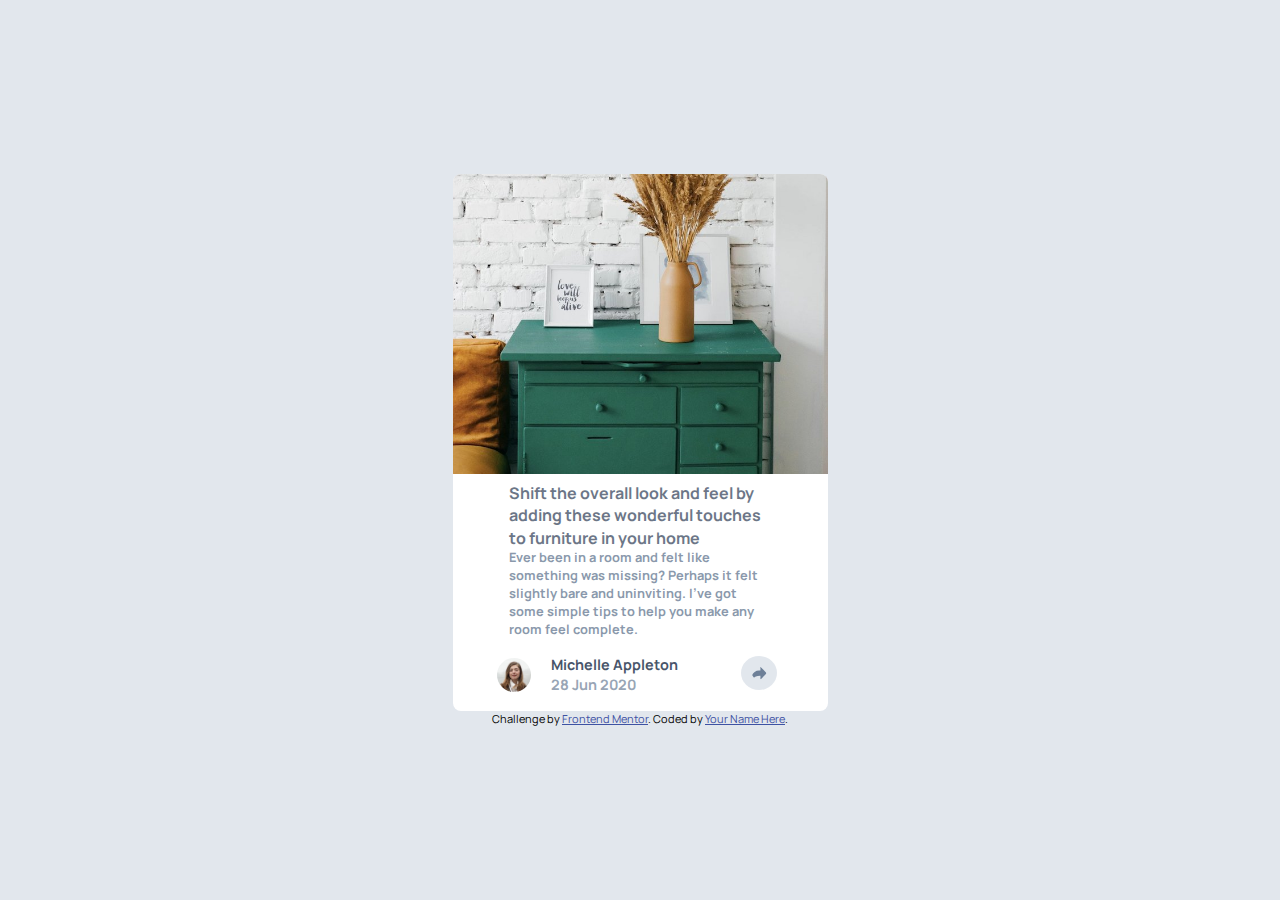
<file: article-preview-component-master/index.html>
<!DOCTYPE html>
<html lang="en">
<head>
  <meta charset="UTF-8">
  <meta name="viewport" content="width=device-width, initial-scale=1.0"> <!-- displays site properly based on user's device -->
  <link rel="icon" type="image/png" sizes="32x32" href="./images/favicon-32x32.png">
<link rel="preconnect" href="https://fonts.googleapis.com">
<link rel="preconnect" href="https://fonts.gstatic.com" crossorigin>
<link href="https://fonts.googleapis.com/css2?family=Manrope:wght@500;700&display=swap" rel="stylesheet">

<link rel="stylesheet" href="style.css">
  <title>Frontend Mentor | Article preview component</title>

  <!-- Feel free to remove these styles or customise in your own stylesheet 👍 -->
 
</head>
<body>
<div class="container">
  <div class="section-1">
 <img src="./images/drawers.jpg" alt="drawers" class="drawer">
  </div>
 <div class="section-2">

  <article class="article-1"> Shift the overall look and feel by adding these wonderful 
  touches to furniture in your home</article>
  <article class="article-2">

  Ever been in a room and felt like something was missing? Perhaps 
  it felt slightly bare and uninviting. I’ve got some simple tips 
  to help you make any room feel complete.
  </article>
  <footer >
    <div class="share-icons">
                <h1>SHARE</h1>
    <img src="./images/icon-facebook.svg" alt="">
    <img src="./images/icon-twitter.svg" alt="">
    <img src="./images/icon-pinterest.svg" alt="">
    <button class="closeshare"><svg class="shareicon-1" xmlns="http://www.w3.org/2000/svg" width="15" height="13"><path fill="white" d="M15 6.495L8.766.014V3.88H7.441C3.33 3.88 0 7.039 0 10.936v2.049l.589-.612C2.59 10.294 5.422 9.11 8.39 9.11h.375v3.867L15 6.495z"/></svg></button>
      </div>
          <div class="author">
       <img src="./images/avatar-michelle.jpg" alt="avatar" class="avatar"> 
      <p class="author-info"> Michelle Appleton <span class="date">28 Jun 2020</span></p>
<button class="openshare"><svg class="shareicon-2" xmlns="http://www.w3.org/2000/svg" width="15" height="13"><path fill="#6E8098" d="M15 6.495L8.766.014V3.88H7.441C3.33 3.88 0 7.039 0 10.936v2.049l.589-.612C2.59 10.294 5.422 9.11 8.39 9.11h.375v3.867L15 6.495z"/></svg></button>
     
    </div>
        
   </footer>
</div>
 </div>
   <div class="attribution">
    Challenge by <a href="https://www.frontendmentor.io?ref=challenge" target="_blank">Frontend Mentor</a>. 
    Coded by <a href="#">Your Name Here</a>.
  </div>
  <script src="index.js"></script>
</body>
</html>
</file>
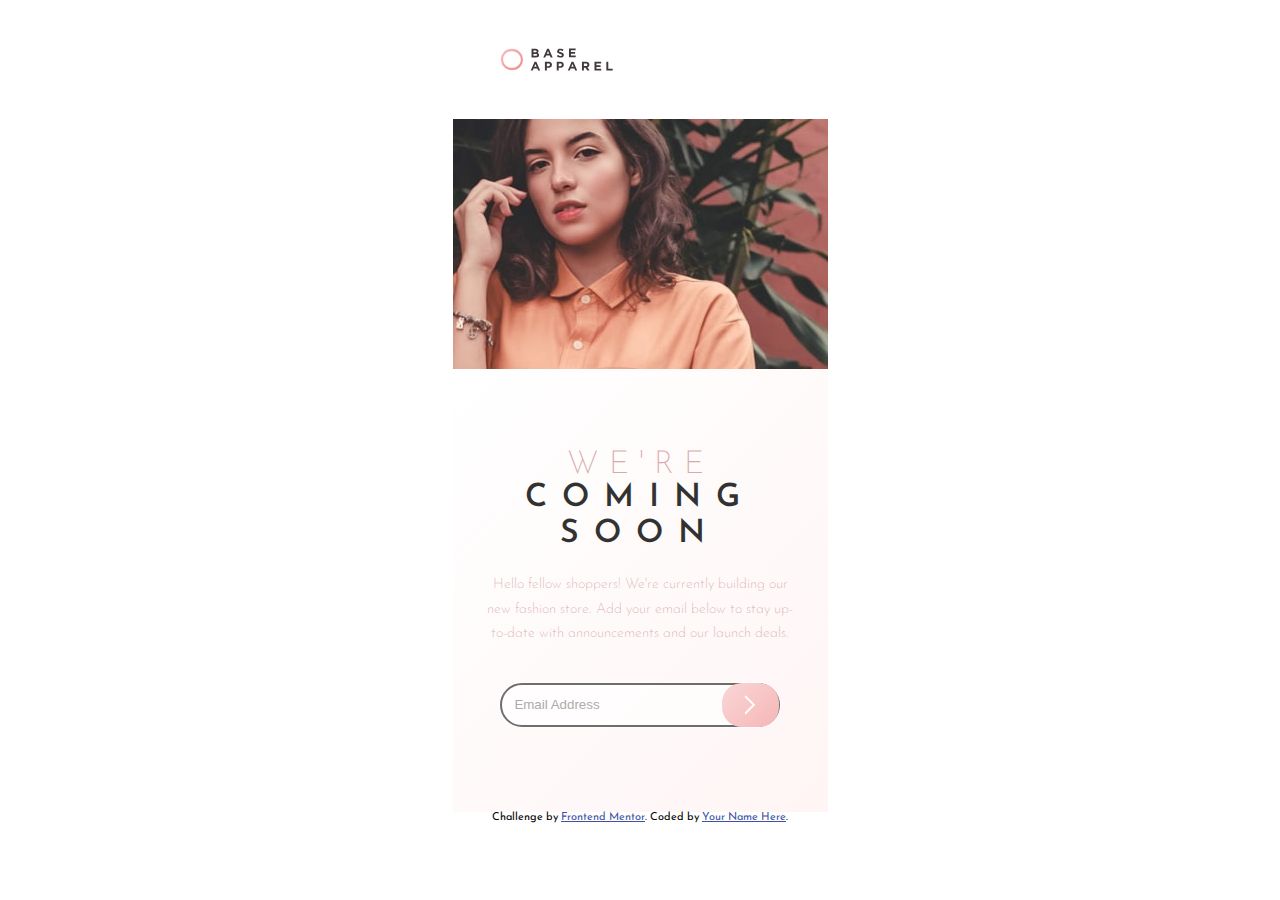
<file: base-apparel-coming-soon-master/index.html>
<!DOCTYPE html>
<html lang="en">
<head>
  <meta charset="UTF-8">
  <meta name="viewport" content="width=device-width, initial-scale=1.0"> <!-- displays site properly based on user's device -->
<link rel="stylesheet" href="style.css">
  <link rel="icon" type="image/png" sizes="32x32" href="./images/favicon-32x32.png">
  
  <title>Frontend Mentor | Base Apparel coming soon page</title>

  <!-- Feel free to remove these styles or customise in your own stylesheet 👍 -->
  
</head>
<header>
  <link rel="preconnect" href="https://fonts.googleapis.com">
<link rel="preconnect" href="https://fonts.gstatic.com" crossorigin>
<link href="https://fonts.googleapis.com/css2?family=Josefin+Sans:wght@300;400;600&display=swap" rel="stylesheet">

</header>
<body onload="document.form.text.focus()">
<div class="content">
    <img src="./images/logo.svg" alt="logo" class="logo">
  <section class="Hero">
     </section>
     
    <section class="main-content">
    
<p class="main-heading">  We're</p> <span>coming</span><span>soon</span>
<p class="para">  Hello fellow shoppers! We're currently building our new fashion store. 
  Add your email below to stay up-to-date with announcements and our launch deals.</p>
 <form action="#" name="form">
  <label for="email"><input type="text" name="text" placeholder="Email Address" ></label>
  <button type="submit" name="submit" id="submit"  onclick="ValidateEmail(document.form.text)"> <img src='./images/icon-arrow.svg' alt='arrow' class='submit' /></button>
  <img src="./images/icon-error.svg" alt="error" class="error">
  
 </form> 
 <p class="error-message">Please provide a valid email</p>
 <p class="valid-message">Email is valid, Please proceed</p>
  </section>
</div>
 
  <footer>
    <p class="attribution">
      Challenge by <a href="https://www.frontendmentor.io?ref=challenge" target="_blank">Frontend Mentor</a>. 
      Coded by <a href="#">Your Name Here</a>.
    </p>
  </footer>
  <script src="index.js"></script>
</body>
</html>
</file>
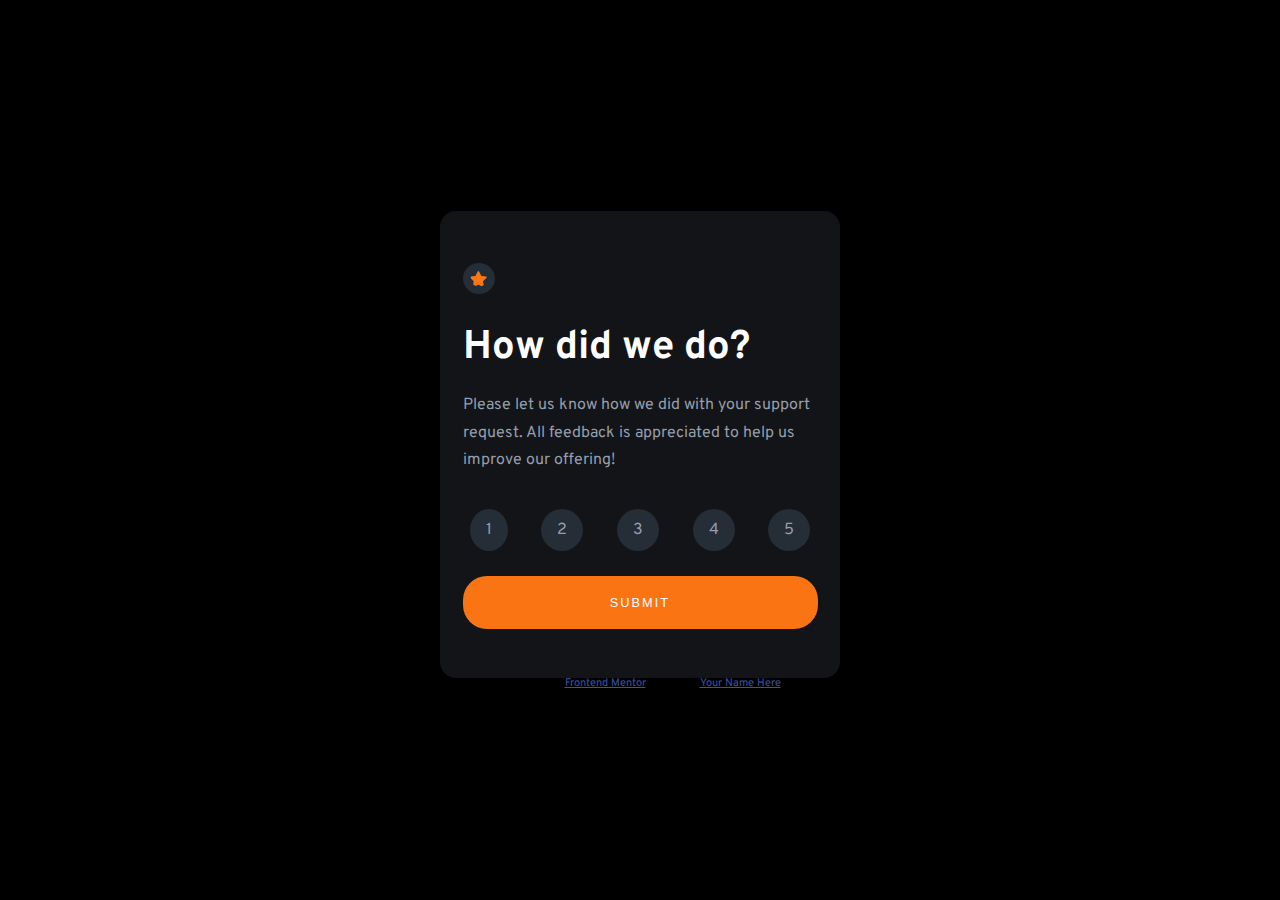
<file: interactive-rating-component-main/index.html>
<!DOCTYPE html>
<html lang="en">
<head>
  <meta charset="UTF-8">
  <meta name="viewport" content="width=device-width, initial-scale=1.0"> <!-- displays site properly based on user's device -->

  <link rel="icon" type="image/png" sizes="32x32" href="./images/favicon-32x32.png">
  
  <title>Frontend Mentor | Interactive rating component</title>
<link rel="stylesheet" href="style.css">
  <!-- Feel free to remove these styles or customise in your own stylesheet 👍 -->
 <link rel="preconnect" href="https://fonts.googleapis.com">
<link rel="preconnect" href="https://fonts.gstatic.com" crossorigin>
<link href="https://fonts.googleapis.com/css2?family=Overpass:wght@400;700&display=swap" rel="stylesheet">
</head>
<body>
<div class="container">
  <img src="./images/icon-star.svg" alt="star" class="star">
  <img src="./images/illustration-thank-you.svg" alt="thank-you" class="thank-you">
  <h1 class="heading1"> How did we do?</h1>
  <p class="output">You selected 4<!-- Add rating here --> out of 5</p>
  <h1 class="heading2">Thank you!</h1>
  <p class="para1">  Please let us know how we did with your support request. All feedback is appreciated 
  to help us improve our offering!</p>
  <p class="para2">  We appreciate you taking the time to give a rating. If you ever need more support, 
  don’t hesitate to get in touch!</p>
  <ul class="rating">
    <li ><a href="#" class="one"> 1</a></li> 
   <li><a href="#"  class="two">2</a></li>
   <li><a href="#"  class="three"> 3</a></li> 
   <li><a href="#"  class="four"> 4</a></li>
   <li ><a href="#" class="five"> 5</a></li>
  </ul>
  <button class="submit">Submit</button>
</div>
     <div class="attribution">
    Challenge by <a href="https://www.frontendmentor.io?ref=challenge" target="_blank">Frontend Mentor</a>. 
    Coded by <a href="#">Your Name Here</a>.
  </div>
  <script src="index.js"></script>
</body>
</html>
</file>
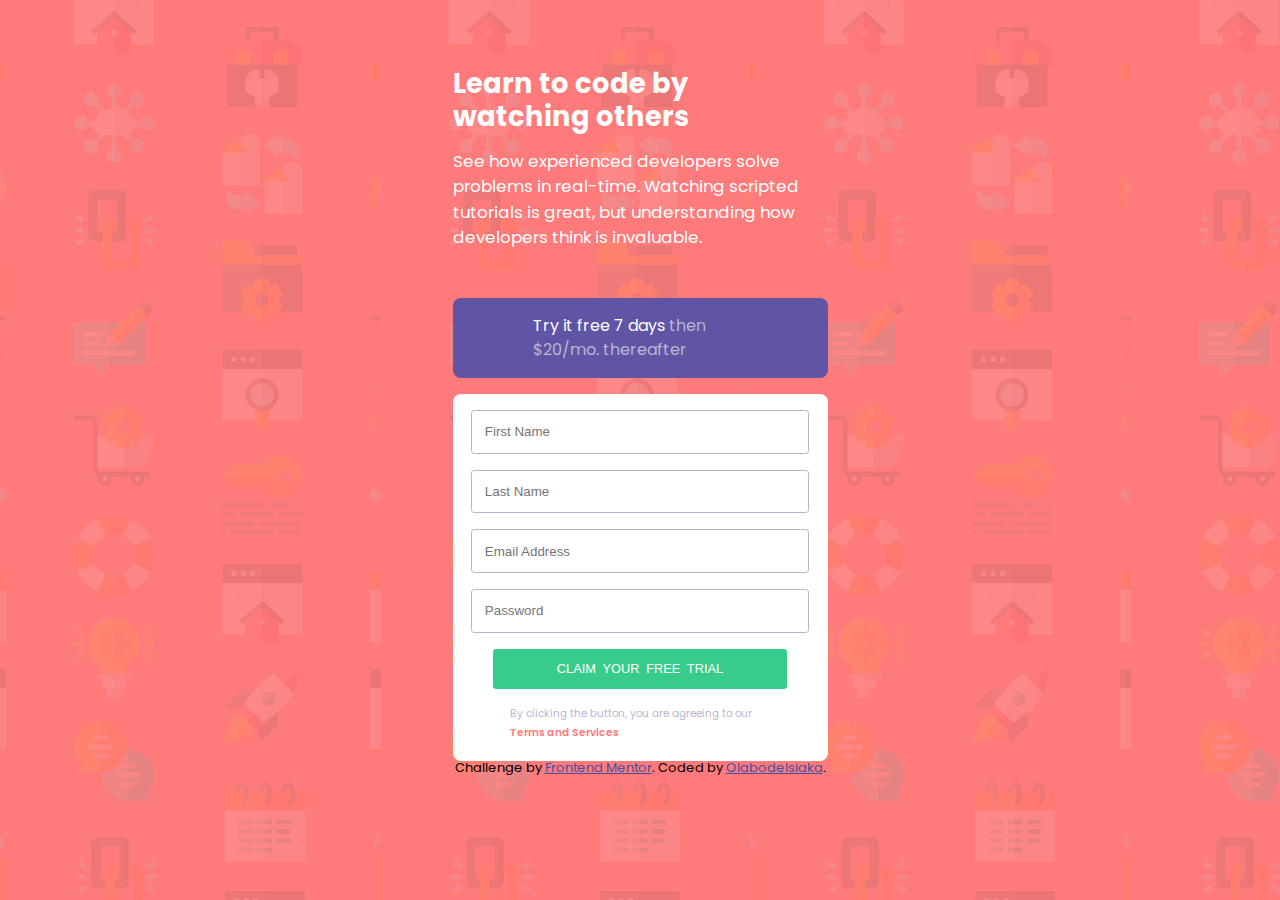
<file: intro-component-with-signup-form-master/index.html>
<!DOCTYPE html>
<html lang="en">
<head>
  <meta charset="UTF-8">
  <meta name="viewport" content="width=device-width, initial-scale=1.0"> <!-- displays site properly based on user's device -->

  <link rel="icon" type="image/png" sizes="32x32" href="./images/favicon-32x32.png">
  <!-- CSS LINK -->
  <link rel="stylesheet" href="styles.css">
  <title>Frontend Mentor | Intro component with sign up form</title>
        <!-- FONT LINK -->
        <link rel="preconnect" href="https://fonts.googleapis.com">
<link rel="preconnect" href="https://fonts.gstatic.com" crossorigin>
<link href="https://fonts.googleapis.com/css2?family=Poppins:ital,wght@0,500;0,600;0,700;1,400&display=swap" rel="stylesheet">
  <!-- Feel free to remove these styles or customise in your own stylesheet 👍 -->
  
</head>
<body>
<div class="container">
  <article class="article-1">
<h1> Learn to code by <br> watching others</h1>
<p> See how experienced developers solve problems in real-time. Watching scripted tutorials is great, 
  but understanding how developers think is invaluable. </p>
  </article> 
  <article class="article-2">
    <p class="trial">Try it free 7 days <span class="bill">then $20/mo. thereafter</span></p>
<form action="#" id="signup">
  <div class="form-Field success"> 
    <input type="text" name="firstName" id="firstname" placeholder="First Name" >
    <small></small>
  </div> 
   <div class="form-Field success">
    <input type="text" name="lastName" id="lastname" placeholder="Last Name">
  <small></small>
  </div>
   <div class="form-Field success">
    <input type="text" name="Email" id="email" placeholder="Email Address">
    <small></small>
   </div>
   <div class="form-Field success">
    <input type="text" name="password" id="password" placeholder="Password">
  <small></small>
  </div>
   <div class="form-Field success">
    <button type="submit" class="submitBtn"> claim your free trial</button>
  <small></small>
  </div>
  <p class="condition">By clicking the button, you are agreeing to our <span class="terms">Terms and Services</span></p>
</form>

  </article> 
</div>
  <footer>
    <p class="attribution">
      Challenge by <a href="https://www.frontendmentor.io?ref=challenge" target="_blank">Frontend Mentor</a>. 
      Coded by <a href="#">OlabodeIsiaka</a>.
    </p>
  </footer>
  <script src="index.js"></script>
</body>
</html>
</file>
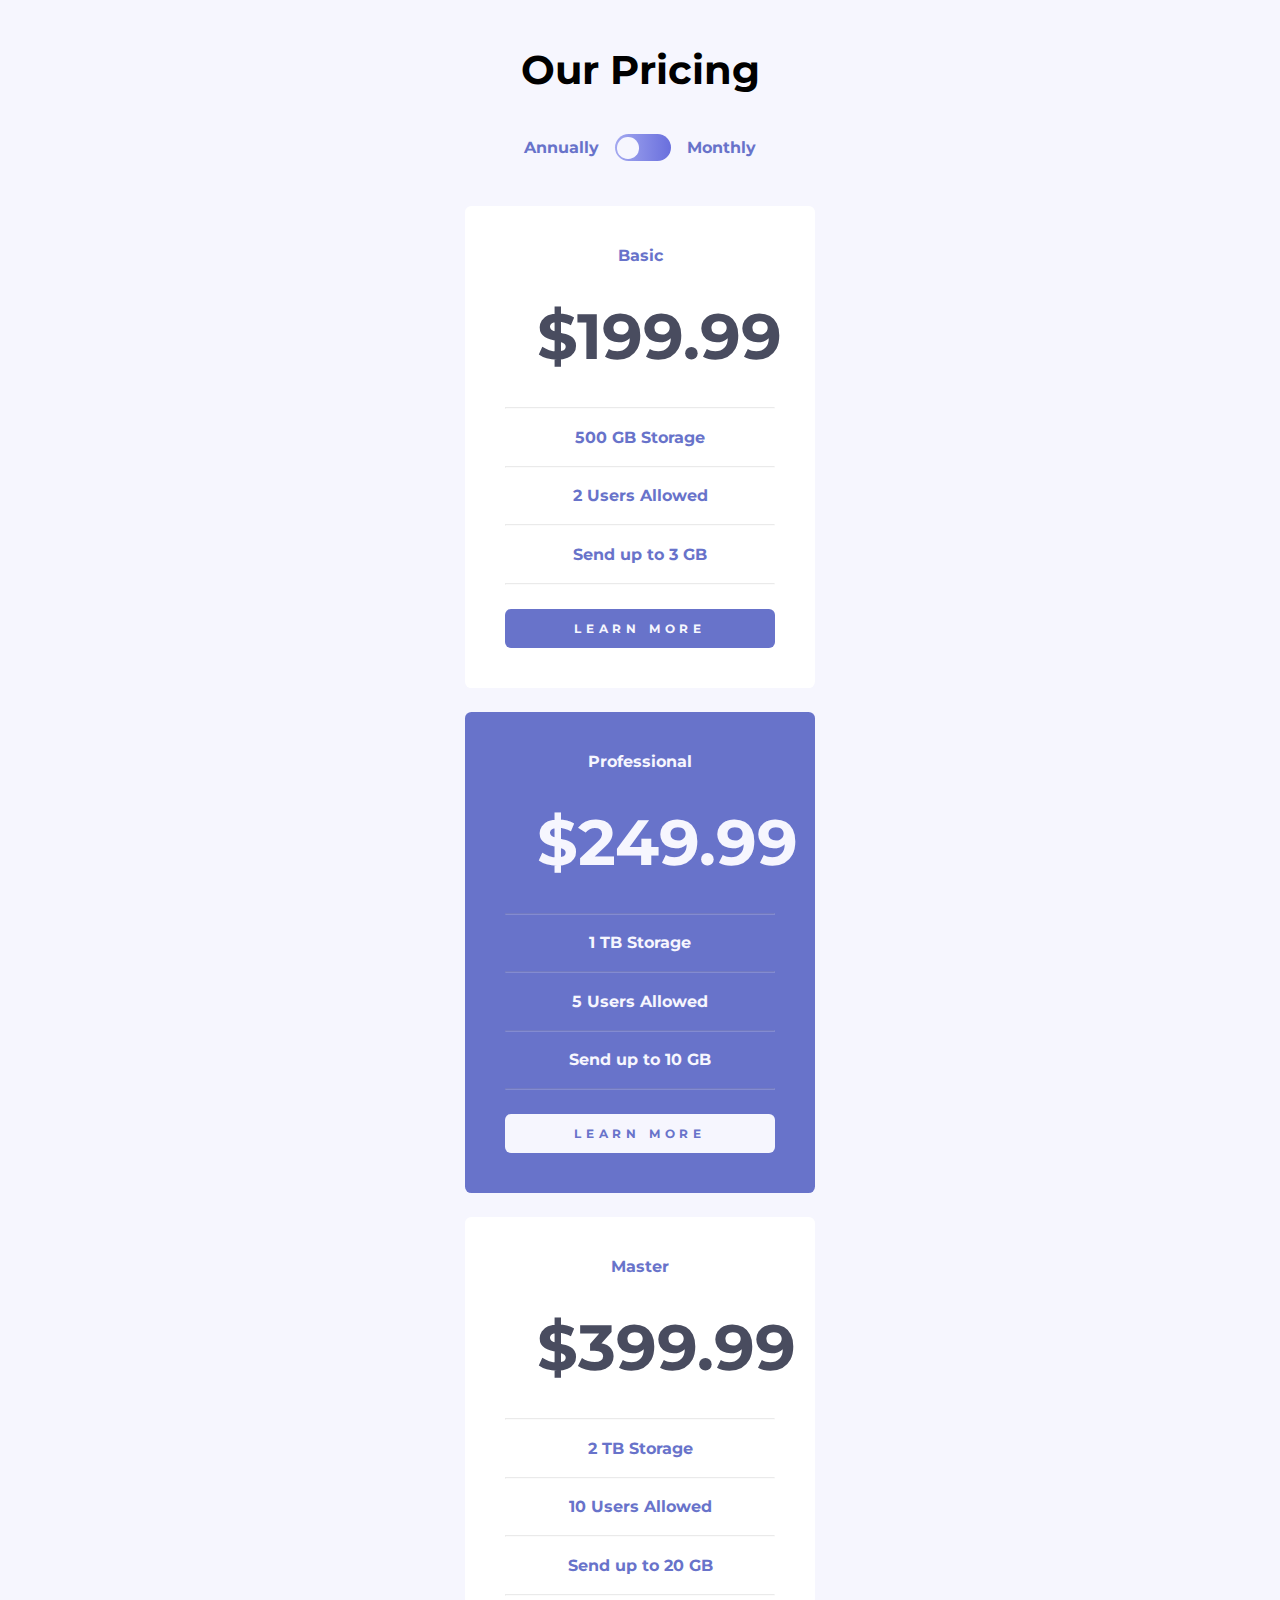
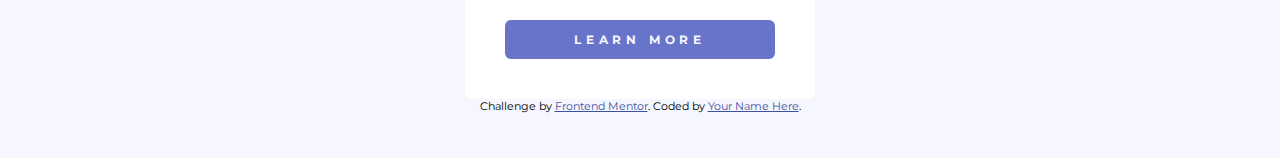
<file: pricing-component-with-toggle-master/index.html>
<!DOCTYPE html>
<html lang="en">
<head>
  <meta charset="UTF-8">
  <meta name="viewport" content="width=device-width, initial-scale=1.0"> <!-- displays site properly based on user's device -->

  <link rel="icon" type="image/png" sizes="32x32" href="./images/favicon-32x32.png">
  
  <title>Frontend Mentor | [Challenge Name Here]</title>
<!-- CSS LINK -->
<link rel="stylesheet" href="styles.css">
<!-- GOOGLE FONT LINK -->
  <link rel="preconnect" href="https://fonts.googleapis.com">
<link rel="preconnect" href="https://fonts.gstatic.com" crossorigin>
<link href="https://fonts.googleapis.com/css2?family=Montserrat:wght@700&display=swap" rel="stylesheet">
</head>
<body>
<div class="container">
  <h2 class="main-heading">
 Our Pricing
  </h2>
  <div class="toggle"><p class="text1">Annually</p> <div class="toggle-button"> <div class="inner-circle"></div> </div> <p class="text1">Monthly</p>
 </div>
 <div class="wrapper">
 <div class="col col1">
   <p class="text1">  Basic</p>
   <h1 class="heading-text1 price"> &dollar;199.99</h1><hr>
  <p class="text1">500 GB Storage</p>  <hr>
 <p class="text1">2 Users Allowed</p> <hr>
 <p class="text1">Send up to 3 GB</p>  <hr>
 <p class="text2 more-info1"> Learn More</p>
 </div>
 <div class="col col2">
 <p class="text2">Professional</p>
 <h1 class="heading-text2 price"> &dollar;249.99</h1>  <hr>
 <p class="text2"> 1 TB Storage</p>  <hr>
 <p class="text2">5 Users Allowed</p>  <hr>
 <p class="text2">Send up to 10 GB</p>  <hr>
 <p class="text1 more-info2"> Learn More</p>
 </div>
 <div class="col col1">
 <p class="text1">Master</p>
 <h1 class="heading-text1 price">&dollar;399.99</h1>  <hr>
 <p class="text1">2 TB Storage</p>  <hr>
 <p class="text1">10 Users Allowed</p>  <hr>
 <p class="text1">Send up to 20 GB</p>  <hr>
 <p class="text2 more-info1"> Learn More</p>
 </div>
</div>
  <div class="attribution">
    Challenge by <a href="https://www.frontendmentor.io?ref=challenge" target="_blank" >Frontend Mentor</a>. 
    Coded by <a href="#">Your Name Here</a>.
  </div>
</body>

<!-- JAVASCRIPT LINK -->
<script src="index.js"></script>
</html>
</file>
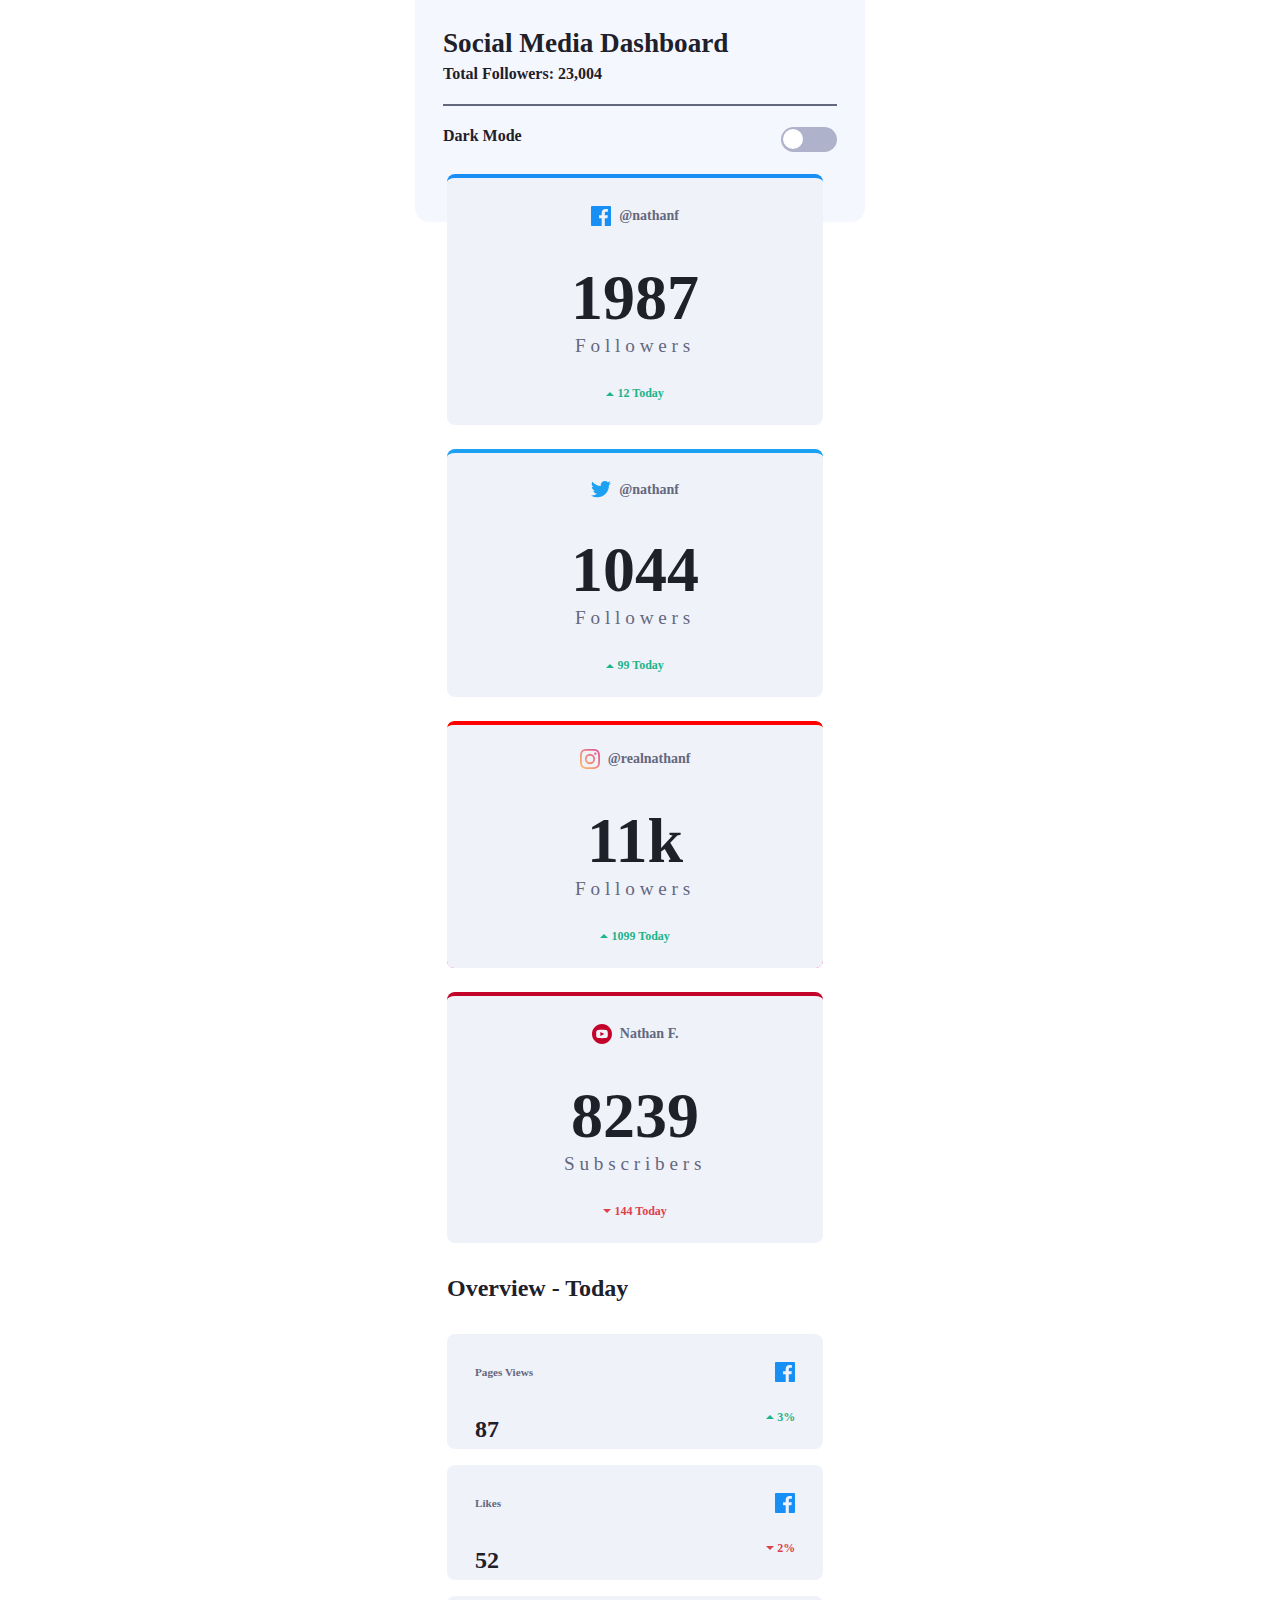
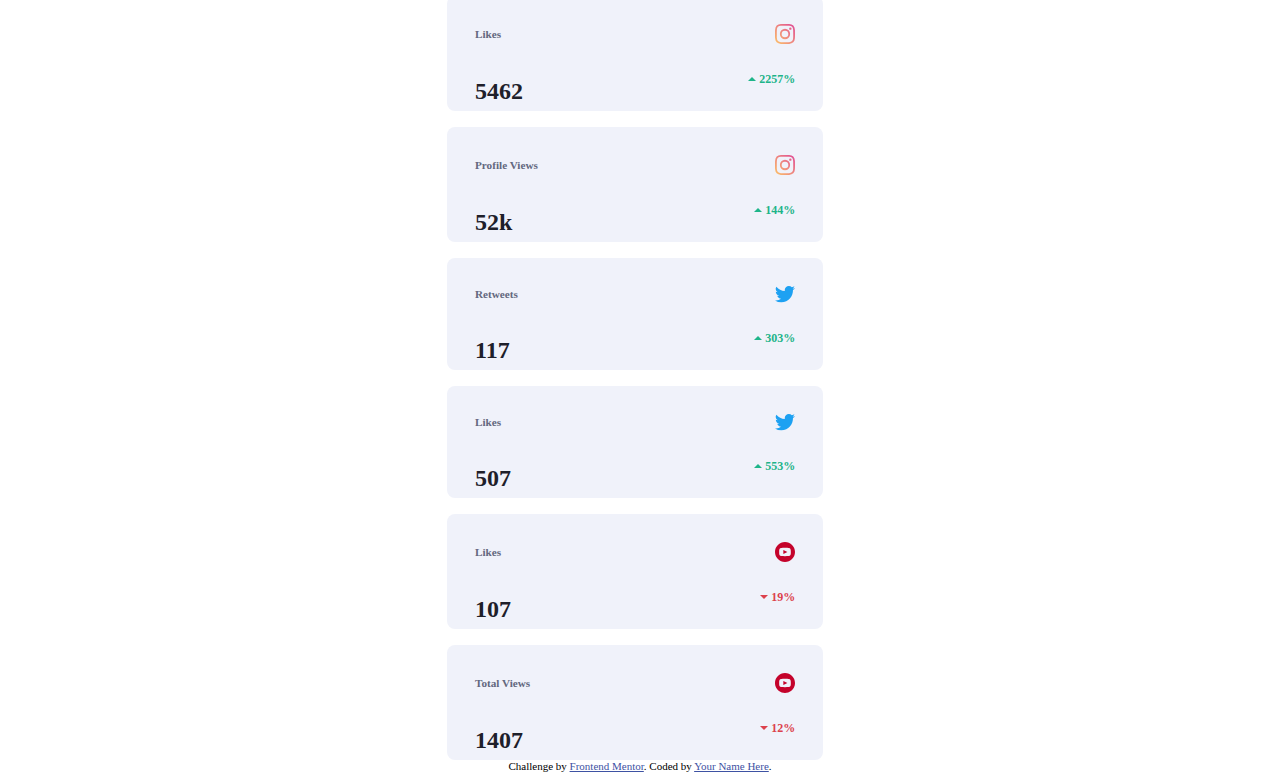
<file: social-media-dashboard-with-theme-switcher-master/index.html>
<!DOCTYPE html>
<html lang="en">
<head>
  <meta charset="UTF-8">
  <meta name="viewport" content="width=device-width, initial-scale=1.0"> <!-- displays site properly based on user's device -->

  <link rel="icon" type="image/png" sizes="32x32" href="./images/favicon-32x32.png">
  
  <title>Frontend Mentor | [Challenge Name Here]</title>
<!-- STYLESHEET LINK -->
<link rel="stylesheet" href="styles.css">
  <!-- Feel free to remove these styles or customise in your own stylesheet 👍 -->
 
</head>
<body class="Dbg">
<div class="container">
  <header class="Dbg one">
  <div class="heading"><p>Social Media Dashboard</p><span>
  Total Followers: 23,004</span></div>  
<div class="toggle-col flex"><p class="dark-mode">Dark Mode</p> <div class="toggle-button"> <div class="inner-circle"></div> </div>
 </div>
  </header>
  
  <div class="dashboard">
    <div class=" col two facebook">
      <div class="social-link flex1"><img src="./images/icon-facebook.svg" alt=""><p> @nathanf </p></div>
      <h1 class="numbfol"> 1987</h1>
      <p class="followers"> Followers</p>
      <div class="daily-update-green flex2"><img src="./images/icon-up.svg" alt=""> <p>12 Today</p></div>
    </div>
    <div class=" col three twitter">
       <div class="social-link flex1"><img src="./images/icon-twitter.svg" alt=""> <p> @nathanf </p></div>
      <h1 class="numbfol">1044</h1>
      <p class="followers">Followers</p>
      <div class="daily-update-green flex2"> <img src="./images/icon-up.svg" alt=""><p>99 Today</p></div>
    </div>
          <div class=" col four instagram">
       <div class="social-link flex1"><img src="./images/icon-instagram.svg" alt=""> <p>  @realnathanf </p></div>
      <h1 class="numbfol">  11k </h1>
      <p class="followers">  Followers</p>
      <div class="daily-update-green flex2"><img src="./images/icon-up.svg" alt=""><p>1099 Today</p></div>
    </div>
     <div class=" col five youtube">
       <div class="social-link flex1"><img src="./images/icon-youtube.svg" alt=""> <p>Nathan F.</p></div>
      <h1 class="numbfol">8239 </h1>
      <p class="followers">Subscribers</p>
      <div class="daily-update-red flex2"> <img src="./images/icon-down.svg" alt=""><p>144 Today</p></div>
     </div>
  </div>
    <div class="overviewhead six"> <h2 class="txt-color"> Overview - Today</h2 ></div>
  <div class="overview">
   
              <div class="col-2 seven">
      <div class="social-update flex3">
        <p>Pages Views</p> <img src="./images/icon-facebook.svg" alt="">
      </div>
      <div class="social-update-figures flex3">
        <h2 class="txt-color">87</h2 >
        <div class=" daily-update-green flex2"><img src="./images/icon-up.svg" alt=""><p >3%</p></div>
           </div>
           </div>
    <div class="col-2 eight">
      <div class="social-update flex3 flex1">
        <p>Likes</p> <img src="./images/icon-facebook.svg" alt="">
      </div>
      <div class="social-update-figures flex3">
        <h2 class="txt-color">52</h2 >
        <div class="daily-update-red flex2"> <img src="./images/icon-down.svg" alt=""><p>2%</p></div>
      </div>
    </div>
    <div class="col-2 nine">
      <div class="social-update flex3">
        <p>Likes</p> <img src="./images/icon-instagram.svg" alt="">
      </div>
      <div class="social-update-figures flex3">
        <h2 class="txt-color">5462</h2 >
        <div class="daily-update-green flex2"><img src="./images/icon-up.svg" alt=""><p>2257%</p></div>
      </div>
    </div>
    <div class="col-2 ten">
      <div class="social-update flex3">
        <p>Profile Views</p><img src="./images/icon-instagram.svg" alt="">
      </div>
      <div class="social-update-figures flex3">
        <h2 class="txt-color">52k</h2 >
        <div class="daily-update-green flex2"><img src="./images/icon-up.svg" alt=""><p>144%</p></div>
      </div>
    </div>
    <div class="col-2 eleven">
      <div class="social-update flex3">
        <p>Retweets</p> <img src="./images/icon-twitter.svg" alt="">
      </div>
      <div class="social-update-figures flex3">
        <h2 class="txt-color">117</h2 >
        <div class="daily-update-green flex2"><img src="./images/icon-up.svg" alt=""><p>303%</p></div>
      </div>
    </div>
    <div class="col-2 twelve">
      <div class="social-update flex3">
        <p>Likes</p><img src="./images/icon-twitter.svg" alt="">
      </div>
      <div class="social-update-figures flex3">
        <h2 class="txt-color">507</h2 >
        <div class="daily-update-green flex2"><img src="./images/icon-up.svg" alt=""><p>553%</p></div>
      </div>
    </div>
    <div class="col-2 thirteen">
      <div class="social-update flex3">
        <p>Likes</p> <img src="./images/icon-youtube.svg" alt="">
      </div>
      <div class="social-update-figures flex3">
        <h2 class="txt-color">107</h2 >
        <div class="daily-update-red flex2"><img src="./images/icon-down.svg" alt=""> <p>19%</p></div>
      </div>
    </div>
    <div class="col-2 forteen">
      <div class="social-update flex3">
        <p>Total Views</p> <img src="./images/icon-youtube.svg" alt="">
      </div>
      <div class="social-update-figures flex3">
        <h2 class="txt-color">1407</h2 >
        <div class="daily-update-red flex2"><img src="./images/icon-down.svg" alt=""><p>12%</p></div>
      </div>
    
  </div>
  </div>
</div>
  <div class="attribution">
    Challenge by <a href="https://www.frontendmentor.io?ref=challenge" target="_blank">Frontend Mentor</a>. 
    Coded by <a href="#">Your Name Here</a>.
  </div>
  <!-- Javascript Link -->
  <script src="index.js"></script>
</body>
</html>
</file>
<file: article-preview-component-master/style.css>
@import url('https://fonts.googleapis.com/css2?family=Manrope:wght@500;700&display=swap');
:root{
--Very-Dark-Grayish-Blue: hsl(217, 19%, 35%);
--Desaturated-Dark-Blue: hsl(214, 17%, 51%);
--Grayish-Blue: hsla(212, 23%, 69%, 0.3);
--Light-Grayish-Blue: hsla(210, 46%, 95%);
}
html, body, div, span, applet, object, iframe,
h1, h2, h3, h4, h5, h6, p, blockquote, pre,
a, abbr, acronym, address, big, cite, code,
del, dfn, em, img, ins, kbd, q, s, samp,
small, strike, strong, sub, sup, tt, var,
b, u, i, center,
dl, dt, dd, ol, ul, li,
fieldset, form, label, legend,
table, caption, tbody, tfoot, thead, tr, th, td,
article, aside, canvas, details, embed, 
figure, figcaption, footer, header, hgroup, 
menu, nav, output, ruby, section, summary,
time, mark, audio, video {
	margin: 0;
	padding: 0;
	border: 0;
	font-size: 100%;
	font: inherit;
	vertical-align: baseline;
}
/* HTML5 display-role reset for older browsers */
article, aside, details, figcaption, figure, 
footer, header, hgroup, menu, nav, section {
	display: block;
}
body {
	line-height: 1.4;
  font-family: 'Manrope', sans-serif; 
  background:var(--Grayish-Blue);
display: flex;
justify-content: center;
align-items: center;
flex-direction: column;
height: 100vh;

}
.container{
    width: 375px;
    background:white ;
    border-radius: 0.5rem;
}
.drawer{
    width: 100%;
    border-radius: 0.5rem 0.5rem 0 0;
    display: block;
}

.article-1{
    font-weight: 700;
    width: 70%;
    margin: 0em auto;
    font-size: 1em;
    color:var(--Very-Dark-Grayish-Blue);
    margin-top:0.5em;
    opacity: 0.8;
}
.article-2{
    font-weight: 700;
    width: 70%;
    margin: 0 auto;
    font-size: 0.8rem;
    color:var(--Desaturated-Dark-Blue);
    opacity: 0.8;
}
.flex{
    display: flex;
    align-items: center;
    justify-content: space-around;
    
}

   h1{
    color: var(--Grayish-Blue);
    font-weight: 700;
    font-size: 0.9rem;
    letter-spacing: 3px;
}
.shareicon-1{
    background-color: var(--Grayish-Blue);
    border-radius: 50%;
    padding: 0.8em;
    margin-left:3em ;
      }
   .author{
    padding: 1em;
     display: flex;
     align-items: center;
     justify-content: space-around;
    
    }
.openshare, .closeshare{
    border: none;
    background: transparent;
    cursor: pointer;
}

    .share-icons{
    background: var(--Very-Dark-Grayish-Blue);
   width: 90%;
        display: flex;
       padding: 1.2em;
       align-items: center;
       gap: 1.5rem;
        border-radius: 0 0 0.5rem 0.5rem;
     display: none;
       }
.shareicon-2{
     background-color: var(--Grayish-Blue);
     border-radius: 50%;
     padding: 0.8em;
  
      }
.author-info{
font-size: 0.9rem;
font-weight: 700;
color: var(--Very-Dark-Grayish-Blue);
margin-left: -2.5em;

}
.avatar{
    border-radius: 50%;
    width: 10%;

   
}

.date{
    color: var(--Desaturated-Dark-Blue);
    opacity: 0.7;
}

 span{
    display: block;
 }
 @media (min-width:1440px) {
    .container{
        display: flex;
        width: 70%;
        justify-content: center;
        align-items: center;
         border-radius: 1rem;

           }
           .drawer{
           border-radius: 1rem 0 0 1rem;
           }
           .section-1{
            width: 100%;
            border-radius: 0 1rem 1rem 0;
         
           }
        
           .shareicon-2{
            margin-left: 3em;
            padding: 1em;
          
           }
           .active{
         filter:brightness(0) invert(1) ;
         margin: 0;
         padding: 0;
         border: none;
         background: transparent;
                 }
            .bgdchange{
                background-color: var(--Desaturated-Dark-Blue);
                padding: 1rem;
                border-radius: 50%;
                border: 0;
                           }     
           .shareicon-1{
            position: relative;
            margin-left: 0;
           }
           .share-icons{
            position: absolute; 
            width: 18%;
            border-radius: 0.5rem;
            padding: 1em;
            right: 9rem;
            bottom:19rem;
             box-shadow: 0 0 10px 1px rgb(134, 126, 126); 
                      }
           .share-icons::after{
            border: 1em solid transparent;
	border-top-color: var(--Very-Dark-Grayish-Blue);
	content: '';
	margin-left: -1em;
	position: absolute;
	top: 100%;
	left: 50%;
	width: 0;
	height: 0;
   
           }
                   
           .article-1{
           
            width:85%;
                margin: 1em auto;
            font-size: 1.9rem;
           }
           .article-2{
            width: 85%;
            font-size: 1.15rem;
            margin-bottom: 1em;
           }
           .flex{
            justify-content: space-around;
           }
           .author-info{
            font-size: 1.5rem;
                              
           }
          .author{
            width: 100%;
         }

           .avatar{
            width: 10%;
           }
           
        
    
 }

    .attribution { 
        font-size: 11px; text-align: center;
  }
    .attribution a { 
        color: hsl(228, 45%, 44%);
     }
</file>
<file: base-apparel-coming-soon-master/style.css>
html,
body,
div,
span,
applet,
object,
iframe,
h1,
h2,
h3,
h4,
h5,
h6,
p,
blockquote,
pre,
a,
abbr,
acronym,
address,
big,
cite,
code,
del,
dfn,
em,
img,
ins,
kbd,
q,
s,
samp,
small,
strike,
strong,
sub,
sup,
tt,
var,
b,
u,
i,
center,
dl,
dt,
dd,
ol,
ul,
li,
fieldset,
form,
label,
legend,
table,
caption,
tbody,
tfoot,
thead,
tr,
th,
td,
article,
aside,
canvas,
details,
embed,
figure,
figcaption,
footer,
header,
hgroup,
menu,
nav,
output,
ruby,
section,
summary,
time,
mark,
audio,
video {
	margin: 0;
	padding: 0;
	border: 0;
	font-size: 100%;
	font: inherit;
	vertical-align: baseline;
}
*,
*::after,
*::before {
	box-sizing: border-box;
}

/* HTML5 display-role reset for older browsers */
article,
aside,
details,
figcaption,
figure,
footer,
header,
hgroup,
menu,
nav,
section {
	display: block;
}
body {
	line-height: 1;
}
ol,
ul {
	list-style: none;
}
blockquote,
q {
	quotes: none;
}
blockquote:before,
blockquote:after,
q:before,
q:after {
	content: "";
	content: none;
}
table {
	border-collapse: collapse;
	border-spacing: 0;
}
:root {
	/* ## Colors */

	/* ### Primary */
	--Desaturated-Red: hsl(0, 36%, 70%);
	--Soft-Red: hsl(0, 93%, 68%);

	/* ### Neutral */
	--Dark-Grayish-Red: hsl(0, 6%, 24%);
	/* ### Gradients */
}
body {
	font-size: 16px;
	font-family: Josefin Sans, sans-serif;
	display: flex;
	flex-direction: column;
	align-items: center;
}
.logo {
	margin: 3em;
	width: 30%;
}
.content {
	display: flex;
	flex-direction: column;
	width: 375px;
	max-width: 400px;
	margin: 0 auto;
	text-align: center;
}
.main-content {
	background-image: linear-gradient(
		135deg,
		hsl(0, 0%, 100%),
		hsl(0, 100%, 98%)
	);
	width: 100%;
	max-width: 100%;
	padding: 5em 2em;
}
/* ******************************* 
         Topography 
 ******************************* */
.main-heading {
	font-size: 2rem;
	color: var(--Desaturated-Red);
	text-transform: uppercase;
	font-weight: 200;
	opacity: 0.8;
	letter-spacing: 10px;
}
.Hero {
	background-image: url(./images/hero-mobile.jpg);
	width: 100%;
	height: 250px;
}
span {
	line-height: 1.1;
	font-size: 2rem;
	display: block;
	text-transform: uppercase;
	font-weight: 600;
	opacity: 0.8;
	letter-spacing: 15px;
}
.para {
	color: var(--Desaturated-Red);
	line-height: 1.7;
	font-size: 0.9rem;
	font-weight: 200;
	margin-top: 1.5em;
	opacity: 0.8;
	margin-bottom: 2.5em;
}
form {
	width: 90%;
	margin: 0 auto;
	opacity: 0.6;
	position: relative;
}
input {
	padding: 1em;
	border-radius: 1.5rem;
	border: 0.1rem solid var(--Desaturated-Red);
	width: 100%;
	margin-bottom: -0.8em;
}
button {
	background: transparent;
	padding: 0;
	border: none;
}
button .submit {
	padding: 0.9em 1.7em;
	background-image: linear-gradient(
		135deg,
		hsl(0, 80%, 86%),
		hsl(0, 74%, 74%)
	);
	border-radius: 1.5em;
	position: absolute;
	bottom: 5px;
	right: 1px;

}
.error {
	position: absolute;
	bottom: 1rem;
	right: 4rem;
	padding: 0;
	display: none;
}
.error-message {
	color: var(--Soft-Red);
	font-size: 0.8rem;
	position: absolute;
	left: 12rem;
	display: none;
}
.valid-message {
	color: rgb(42, 204, 42);
	font-size: 0.8rem;
	position: absolute;
	left: 12rem;
	display: none;
}
@media (min-width: 1440px) {
	body {
		padding: 3rem;
	}
	.content {
		display: flex;
		flex-direction: row-reverse;
		justify-content: center;
		align-items: center;
		width: 100%;
		max-width: 100%;
		height: 100vh;
	}
	.Hero {
		background-image: url(./images/hero-desktop.jpg);
		background-repeat: no-repeat;
		background-size: auto;
		width: 100%;
		height: 100%;
	}
	.main-content {
		text-align: justify;
		height: 100%;
		padding: 10em 13em 0 8em;
		position: relative;
	}
	.logo {
		width: 180px;
		position: absolute;
		top: 1rem;
		left: 8rem;
		z-index: 999;
	}
	.main-heading {
		font-size: 3rem;
	}
	span {
		font-size: 3rem;
	}
	form {
		margin: 0;
	}
	.para {
		margin: 3em auto;
		font-size: 1.1rem;
	}
	button .submit {
		padding: 0.9em 2.5em;
	}
button .submit:active{
    cursor: pointer;
	padding: 1em 2.8em;
	box-shadow: 0 0 5px 3px rgb(139, 132, 132);
transition: 0.01s;
} 
	.error {
		right: 6em;
	}
}
.attribution {
	font-size: 11px;
	text-align: center;
}
.attribution a {
	color: hsl(228, 45%, 44%);
}
</file>
<file: interactive-rating-component-main/style.css>
html, body, div, span, applet, object, iframe,
h1, h2, h3, h4, h5, h6, p, blockquote, pre,
a, abbr, acronym, address, big, cite, code,
del, dfn, em, img, ins, kbd, q, s, samp,
small, strike, strong, sub, sup, tt, var,
b, u, i, center,
dl, dt, dd, ol, ul, li,
fieldset, form, label, legend,
table, caption, tbody, tfoot, thead, tr, th, td,
article, aside, canvas, details, embed, 
figure, figcaption, footer, header, hgroup, 
menu, nav, output, ruby, section, summary,
time, mark, audio, video {
	margin: 0;
	padding: 0;
	border: 0;
	font-size: 100%;
	font: inherit;
	vertical-align: baseline;
}
/* HTML5 display-role reset for older browsers */
article, aside, details, figcaption, figure, 
footer, header, hgroup, menu, nav, section {
	display: block;
}
body {
	line-height: 1;
}
ol, ul {
	list-style: none;
}
blockquote, q {
	quotes: none;
}
blockquote:before, blockquote:after,
q:before, q:after {
	content: '';
	content: none;
}
table {
	border-collapse: collapse;
	border-spacing: 0;
}
*,
*::before,
*::after{
    margin: 0;
    padding: 0;
    box-sizing: border-box;
}
:root{
    
/* ## Colors */

--Orange: hsl(25, 97%, 53%);
--White: hsl(0, 0%, 100%);
--Light-Grey: hsl(217, 12%, 63%);
--Medium-Grey: hsl(216, 12%, 54%);
--Dark-Blue: hsl(213, 19%, 18%);
--Very-Dark-Blue: hsl(216, 12%, 8%);

   }
body{
     Font-size : 15px;
     font-family: 'Overpass', sans-serif;
     display: flex;
     flex-direction: column;
     justify-content: center;
     align-items: center;
     height: 100vh;
     background-color:black;

}
.container{
    width: 80%;
    max-width: 400px;
    background-color: var(--Very-Dark-Blue);
    border-radius: 1rem;
    padding: 2em 1.5em;
  
}
.star{
background-color: var(--Dark-Blue);
padding: 0.5em;
border-radius: 50%;
margin: 1.5em 0 2em 0;


}
.thank-you{
margin: 2em auto 0 auto;
}
.heading1{
color: var(--White);
font-size: 2.5rem;
text-align:justify;
font-weight: 700;


}
.heading2{
color: var(--White);
font-size: 2rem;
font-weight: 700;
text-align: center;
margin-top: 1.5em;
}
.output{
    width: 60%;
    color: var(--Orange);
background-color: var(--Dark-Blue);
border-radius: 1rem;
padding: 0.7em;
font-size: 1rem;
text-align: center;
margin: 1.5em auto 0 auto;
word-spacing: 1px;

}

.para1{
color: var(--Light-Grey);
font-size: 1rem;
line-height: 1.7;
margin: 1.5em 0 3em 0;
}
.para2{
color: var(--Light-Grey);
text-align: center;
font-size: 0.99rem;
line-height: 1.8;
margin-top: 1.5em;


}
.rating{
display: flex;
align-items: center;
justify-content: center;
gap: 2.1rem;
margin: 2.5em auto;

}
 .one,
 .two,
 .three,
 .four,
 .five{
background-color: var(--Dark-Blue);
padding: 0.7em 1em;
border-radius: 50%;
color: var(--Light-Grey);
font-size: 1rem;
text-decoration: none;
}

li a:hover{
    background-color: var(--Orange);
    color: var(--White);
      cursor: pointer;
} 
/* .one:active,
 .two:active,
 .three:active,
 .four:active,
 .five:active{
    background-color: var(--Light-Grey);
    color: var(--White);
  
  } */
.submit{
width: 100%;
font-size: 0.8rem;
padding: 1.5em;
letter-spacing: 2px;
border-radius: 1.5rem;
background: var(--Orange);
color: var(--White);
text-transform: uppercase;
border: none;
margin-bottom:1.5em ;


}
.submit:hover{
    background: var(--White);
    color: var(--Orange);
    cursor: pointer;
  
        }
    









   .attribution { 
    font-size: 11px;
     text-align: center; 
}
    .attribution a {
         color: hsl(228, 45%, 44%) ;
         }
</file>
<file: intro-component-with-signup-form-master/styles.css>
*{
    box-sizing: border-box;
}
html, body, div, span, applet, object, iframe,
h1, h2, h3, h4, h5, h6, p, blockquote, pre,
a, abbr, acronym, address, big, cite, code,
del, dfn, em, img, ins, kbd, q, s, samp,
small, strike, strong, sub, sup, tt, var,
b, u, i, center,
dl, dt, dd, ol, ul, li,
fieldset, form, label, legend,
table, caption, tbody, tfoot, thead, tr, th, td,
article, aside, canvas, details, embed, 
figure, figcaption, footer, header, hgroup, 
menu, nav, output, ruby, section, summary,
time, mark, audio, video {
	margin: 0;
	padding: 0;
	border: 0;
	font-size: 100%;
	font: inherit;
	vertical-align: baseline;
}
/* HTML5 display-role reset for older browsers */
article, aside, details, figcaption, figure, 
footer, header, hgroup, menu, nav, section {
	display: block;
}
ol, ul {
    list-style: none;
}
blockquote, q {
    quotes: none;
}
blockquote:before, blockquote:after,
q:before, q:after {
	content: '';
	content: none;
}
table {
	border-collapse: collapse;
	border-spacing: 0;
}
:root{
/* ### Primary */

--Red: hsl(0, 100%, 74%); 
--Green: hsl(154, 59%, 51%);
--Blue: hsl(248, 32%, 49%);
--Dark-Blue: hsl(249, 10%, 26%); 
--Grayish-Blue: hsl(246, 25%, 77%);

}
body {
    background-image: url(./images/bg-intro-mobile.png);
    background-color:var(--Red) ;
    line-height: 1;
    font-size: 16px;
    font-family: 'Poppins', sans-serif;
}
.container{
    margin: 0 auto;
    width: 80%;
    max-width: 375px;
}
article{
           margin: 0 auto;
 
    } 
    form{
       display: flex;
       flex-direction: column;
        align-items: center;
        background-color: white;
        margin-top: 1em;
        padding: 1em;
        gap: 1rem;
        width: 100%;
        border-radius: 0.5rem;
    } 
   
    input{
        display: block;
        width: 100%;
        padding: 1em 11em 1em 1em;
        border-radius: 0.2rem;
        border: 1px solid var(--Grayish-Blue);
    }
    
    .article-1 h1{
        font-size: 1.7rem;
        color: white;
        font-weight: 700;
        margin-top: 2.5em;
        line-height: 1.2;
    }
    .article-1 p{
        color: white;
        line-height:1.5;
        margin-top: 1rem;
        font-size: 1.05rem;
     
    }
    .trial{
        font-size: 1rem;
        background-color: var(--Blue);
        color:white ;
        padding: 1em 5em;
         margin-top: 3em;
        border-radius: 0.5rem;
        line-height: 1.5;
    }
    p .bill{
        color: var(--Grayish-Blue);
    }
    .submitBtn{
         display: block;
        width: 100%;
        padding: 1em 5em;
        text-transform: uppercase;
        font-size: 0.8rem;
        background-color: var(--Green);
        border: none;
        color: white;
        border-radius: 0.2rem;
        word-spacing: 0.2rem;
           }
           .submitBtn:hover{
            cursor: pointer;
           }
  .condition{
    font-size: 0.65rem;
    margin: 0 4em 0.2em 4em ;
    line-height: 1.8;
    color: var(--Grayish-Blue);
  

  }
 
   .form-field.error input {
    border-color: 1px solid var(--Red);
    outline: 1px solid var(--Red);
}
small{
    color: var(--Red);
    font-size: 0.7rem;
    margin-left: 0;
}
.form-field.success input {
    border-color: var(--Green);
    outline: var(--Green);
}


.form-field small {
    color: var(--Red);
}

  p .terms{
    color: var(--Red);
    font-weight: 600;
  }
  @media(min-width:1440px){
    .container{
        display: flex;
        max-width: 70%;
        justify-content: center;
        align-items: center;
        gap: 5rem;
        height: 100vh;
    }
    form{
        gap: 1.5rem;
        padding: 2em;
        /* width: 80%; */
    }
    .article-2{
        width: 60%;
    }
    input{
 padding: 1em 17.5em 1em 1em;
    }
    .submitBtn{
  padding: 1em 9.8em;
    }
    .article-1{
        text-align: justify;
        width: 60%;
    }
    .article-1 h1{
        font-size: 2.5rem;
        margin-top: 0;
        line-height: 1;
    }
    .article-1 p{
        font-size:0.95rem;
        margin-top: 1.5em;
        word-spacing: unset;
    }
  }
    .attribution { 
        font-size: 13px; text-align: center;
     }
    .attribution a { 
        color: hsl(228, 45%, 44%);
    }
</file>
<file: pricing-component-with-toggle-master/styles.css>
*{
    margin: 0;
    padding: 0;
    box-sizing: border-box;
}
:root{
    
/* ## Colors */
/* ### Primary */
--Linear-Gradient:linear-gradient(to right, hsl(236, 72%, 79%),hsl(237, 63%, 64%));

/* ### Neutral */

--Very-Light-Grayish-Blue: hsl(240, 78%, 98%);
--Light-Grayish-Blue: hsl(234, 14%, 74%);
--Grayish-Blue: hsl(233, 48%, 60%);
--Dark-Grayish-Blue: hsl(232, 13%, 33%);

}
body{
    font-size: 15px;
    font-family: 'Montserrat', sans-serif;
     background-color: var(--Very-Light-Grayish-Blue);
     padding: 3em 0;
     width: 100vw;
}
.container{
    width: 100%;
  display: flex;
  flex-direction: column;
  align-items: center;
}
.wrapper{
    width: 70%;
 display: flex;
    flex-direction: column;
    gap:1.5rem;
    align-items: center
}
.col{
    width: 350px;
   padding: 2.5rem;
/* text-align: center; */
border-radius: 0.4rem;
}
.col1{
background-color:white;
 }

.col2{
    background-color:var(--Grayish-Blue);
}

.toggle{
display: flex;
gap: 1rem;
align-items: center;
margin-bottom: 3em;
}
.toggle-button:hover{
   cursor: pointer; 
}	  
.toggle-button {
	width: 3.5rem;
	background:var(--Linear-Gradient);
	border-radius: 1rem;
	padding: 0.9em;
	cursor: pointer;
	position: relative;
}

.toggle-button .inner-circle {
	background: var(--Very-Light-Grayish-Blue);
	width: 1.35rem;
	bottom: 0.15em;
	left: 0.15rem;
	aspect-ratio: 1/1;
	border-radius: 50%;
	transition: all 300ms ease-in-out;
	position: absolute;
    }
/* *************************************************
		TOGGLE BUTTON JAVASCRIPT LINK
************************************************* */
.toggle.active .inner-circle {
	left: 2rem;
}
.active{
    
}
/* ***************************
    TOPOGRAPHY
*************************** */
.text1{
font-size: 1rem;
font-weight: 700;
color: var(--Grayish-Blue);
text-align: center;
}
.main-heading{
    font-size: 2.5rem;
    margin-bottom: 1em;
}
.text2{
font-size: 1rem;
font-weight: 700;
color: var(--Very-Light-Grayish-Blue);
text-align: center;
}
.heading-text1{
    font-size: 4rem;
color: var(--Dark-Grayish-Blue);
margin: 0.5em;
font-weight: 700;
}
.heading-text2{
    font-size: 4rem;
color: var(--Very-Light-Grayish-Blue);
margin: 0.5em;
font-weight: 700;
}
.more-info1{
       background-color: var(--Grayish-Blue);
    padding:1em;
    text-align: center;
border-radius: 0.5em;
margin-top: 2em;
text-transform: uppercase;
font-size: 0.75rem;
letter-spacing: 0.4em;
font-size: 700;
}
.more-info1:hover{
cursor: pointer;
background-color: var(--Very-Light-Grayish-Blue);
border: 1px solid var(--Grayish-Blue);
color:var(--Grayish-Blue);
}
.more-info2{
      background-color: var(--Very-Light-Grayish-Blue);
    padding:1em;
    text-align: center;
border-radius: 0.5em;
margin-top: 2em;
text-transform: uppercase;
letter-spacing: 0.4em;
font-size: 0.75rem;
font-size: 700;
}
.more-info2:hover{
cursor: pointer;
background-color: var(--Grayish-Blue);
border: 1px solid var(--Very-Light-Grayish-Blue);
color:var(--Very-Light-Grayish-Blue);
}
hr{
color: var(--Light-Grayish-Blue);
margin: 1.25em auto;
opacity: 0.2;
}

@media screen and (min-width:1400px) {
    body{
        padding: 0;
        display: flex;
        align-items: center;
        height: 100vh;
    }
    .wrapper{
        flex-direction: row;
    }
    .col:hover{
        transition: 1s;
       transform: scale(1.1)
    }
    .main-heading{
        margin-bottom: 0.5em;
    }
    .toggle{
        margin-bottom: 5em;
    }
}
 .attribution { 
        font-size: 11px; text-align: center;
}
    .attribution a {
         color: hsl(228, 45%, 44%); 
        }
</file>
<file: social-media-dashboard-with-theme-switcher-master/styles.css>
*,
*:before,
*:after {
	margin: 0;
	padding: 0;
	box-sizing: border-box;
	outline: 1px red;
}
:root {
	/* #Primary */
	--Lime-Green: hsl(163, 72%, 41%);
	--Bright-Red: hsl(356, 69%, 56%);

	--Facebook: hsl(208, 92%, 53%);
	--Twitter: hsl(203, 89%, 53%);
	--Instagram: linear-gradient(hsl(37, 97%, 70%) to hsl(329, 70%, 58%));
	--YouTube: hsl(348, 97%, 39%);
	/* #### Dark Theme */
	--LToggle: hsl(230, 22%, 74%);
	/* #### Dark Theme */

	--DBG: hsl(230, 17%, 14%);
	--DTop-BG-Pattern: hsl(232, 19%, 15%);
	--DCard-BG: hsl(228, 28%, 20%);
	--DText: hsl(228, 34%, 66%);
	--DWhite-Text: hsl(0, 0%, 100%);

	/* #### Light Theme */

	--LWhite-BG: hsl(0, 0%, 100%);
	--LTop-BG-Pattern: hsl(225, 100%, 98%);
	--LCard-BG: hsl(227, 47%, 96%);
	--LText: hsl(228, 12%, 44%);
	--LTextM: hsl(230, 17%, 14%);
}
body {
	font-size: 14px;
	background: var(--LWhite-BG);
	display: flex;
	flex-direction: column;
	align-items: center;
}
/* ************************* 
		MAIN LAYOUT
 ************************* */
.container {
	width: 70%;
	max-width: 450px;
	display: grid;
	row-gap: 2rem;
}
.dashboard {
	margin-left: 2rem;
	display: grid;
	row-gap: 1.5rem;
	margin-top: -5rem;
}
.overview {
	display: grid;
	row-gap: 1rem;
	margin-left: 2rem;
}
header {
	background: var(--LTop-BG-Pattern);
	padding: 2em 2em 5em 2em;
	color: var(--LTextM);
	position: relative;
	z-index: 1;
	border-radius: 0 0 1em 1em;
}
.heading {
	border-bottom: 2px solid var(--LText);
	padding-bottom: 1.5em;
	margin-bottom: 1.5em;
}
.heading p {
	font-size: 1.7rem;
	font-weight: 700;
	margin-bottom: 0.23em;
}
.heading span {
	font-size: 1rem;
	font-weight: 700;
}
.toggle-col p {
	font-size: 1rem;
	font-weight: 700;
}
/* ************************** 
	COLOUMN TOP BORDERS
************************** */
.facebook {
	border-top: 4px solid var(--Facebook);
}
.twitter {
	border-top: 4px solid var(--Twitter);
}
.instagram {
	position: relative;
}
.instagram::before {
	content: "";
	position: absolute;
	inset: 0;
	border-radius: 0.5em;
	border-top: 4px solid red;
	background: linear-gradient(hsl(37, 97%, 70%), hsl(329, 70%, 58%))
		border-box;
	-webkit-mask: linear-gradient(#fff 0 0),
		linear-gradient(#fff 0 0) content-box;
	-webkit-mask-composite: xor;
	mask-composite: exclude;
}
.youtube {
	border-top: 4px solid var(--YouTube);
}
	/* *****************************
			TOGGLE-BUTTON STYLE 
	   ***************************** */
.toggle-button {
	width: 3.5rem;
	background: var(--LToggle);
	border-radius: 5rem;
	padding: 0.9em;
	cursor: pointer;
	position: relative;
}

.toggle-button > .inner-circle {
	background: var(--LWhite-BG);
	width: 1.25rem;
	bottom: 0.24em;
	left: 0.15rem;
	aspect-ratio: 1/1;
	border-radius: 50%;
	transition: all 300ms ease-in-out;
	position: absolute;
}
/* *************************************************
		TOGGLE BUTTON JAVASCRIPT LINK
*************************************************		 */
.toggle-button.active > .inner-circle {
	left: 2.1rem;
}
.toggle-button.active {
	background:linear-gradient(to right, hsl(210, 78%, 56%), hsl(146, 68%, 55%))}
.dark-bg {
	background: var(--DBG);
	transition: all 300ms ease-in-out;
}

.card-Bg {
	background: var(--DCard-BG);
	width: 90%;
	border-radius: 0.5rem;
	text-align: center;
	padding-top: 2em;
	z-index: 2;
	transition: all 300ms ease-in-out;
}
.col-2-Bg {
	width: 90%;
	background: var(--DCard-BG);
	border-radius: 0.5rem;
	text-align: center;
	padding: 2em 2em 0 2em;
	transition: all 300ms ease-in-out;
}

.text-color1 {
	color: white;
	transition: all 300ms ease-in-out;
}
.text-color2 {
	color: var(--DText);
}
.txt-color1 {
	color: var(--DWhite-Text);
	font-weight: 700;
	font-size: 1.5rem;
	transition: all 300ms ease-in-out;
}
.numbfol1 {
	font-size: 4rem;
	font-weight: 700;
	color: var(--DWhite-Text);
	transition: all 300ms ease-in-out;
}
/* Dashboard column styles   */

.col {
	width: 90%;
	background: var(--LCard-BG);
	border-radius: 0.5rem;
	text-align: center;
	padding-top: 2em;
	z-index: 2;
}
.social-link {
	margin-bottom: 2.5em;
	font-weight: 700;
	color: var(--LText);
}
.numbfol {
	font-size: 4rem;
	font-weight: 700;
	color: var(--LTextM);
}

.followers {
	font-size: 1.2rem;
	color: var(--LText);
	letter-spacing: 0.3rem;
	margin-bottom: 1.5em;
}
.daily-update-green {
	color: var(--Lime-Green);
	font-size: 0.75rem;
	font-weight: 700;
	margin-bottom: 2em;
}
.daily-update-red {
	color: var(--Bright-Red);
	font-size: 0.75rem;
	font-weight: 700;
	margin-bottom: 2em;
}

/* Overview Styles */

.overviewhead {
	margin-left: 2rem;
}

.col-2 {
	width: 90%;
	background: var(--LCard-BG);
	border-radius: 0.5rem;
	text-align: center;
	padding: 2em 2em 0 2em;
}
.txt-color {
	color: var(--LTextM);
	font-weight: 700;
	font-size: 1.5rem;
}
.social-update {
	margin-bottom: 2em;
}
.social-update p {
	color: var(--LText);
	font-size: 0.7rem;
	font-weight: 700;
}
/* Flex utilities */
.flex {
	display: flex;
	justify-content: space-between;
}
.flex1 {
	display: flex;
	align-items: center;
	justify-content: center;
	gap: 0.5rem;
}
.flex2 {
	display: flex;
	align-items: center;
	justify-content: center;
	gap: 0.2rem;
}
.flex3 {
	display: flex;
	justify-content: space-between;
	align-items: center;
}

@media screen and (min-width: 1300px) {
	.container {
		width: 100%;
		max-width: 1400px;
		margin: 2rem auto;
	}

	.overviewhead {
		margin-left: 8em;
	}
		.dashboard {
		grid-template-columns: repeat(4, 300px);
		place-self: center;
		margin-top: -8em;
	}
	.overview {
		grid-template-columns: repeat(4, 300px);
		place-self: center;
	}

	header {
		padding: 2em 8em 8em 8em;
		display: flex;
		align-items: flex-start;
	}
	.toggle-col {
		flex-grow: 1;
		margin: 0;
		padding: 0;
		display: inline-flex;
		justify-content: flex-end;
		gap: 1rem;
		align-items: center;
	}
	.heading {
		flex-grow: 1;
		border: none;
		padding: 0;
	}
}

.attribution {
	font-size: 11px;
	text-align: center;
}
.attribution a {
	color: hsl(228, 45%, 44%);
}
</file>
